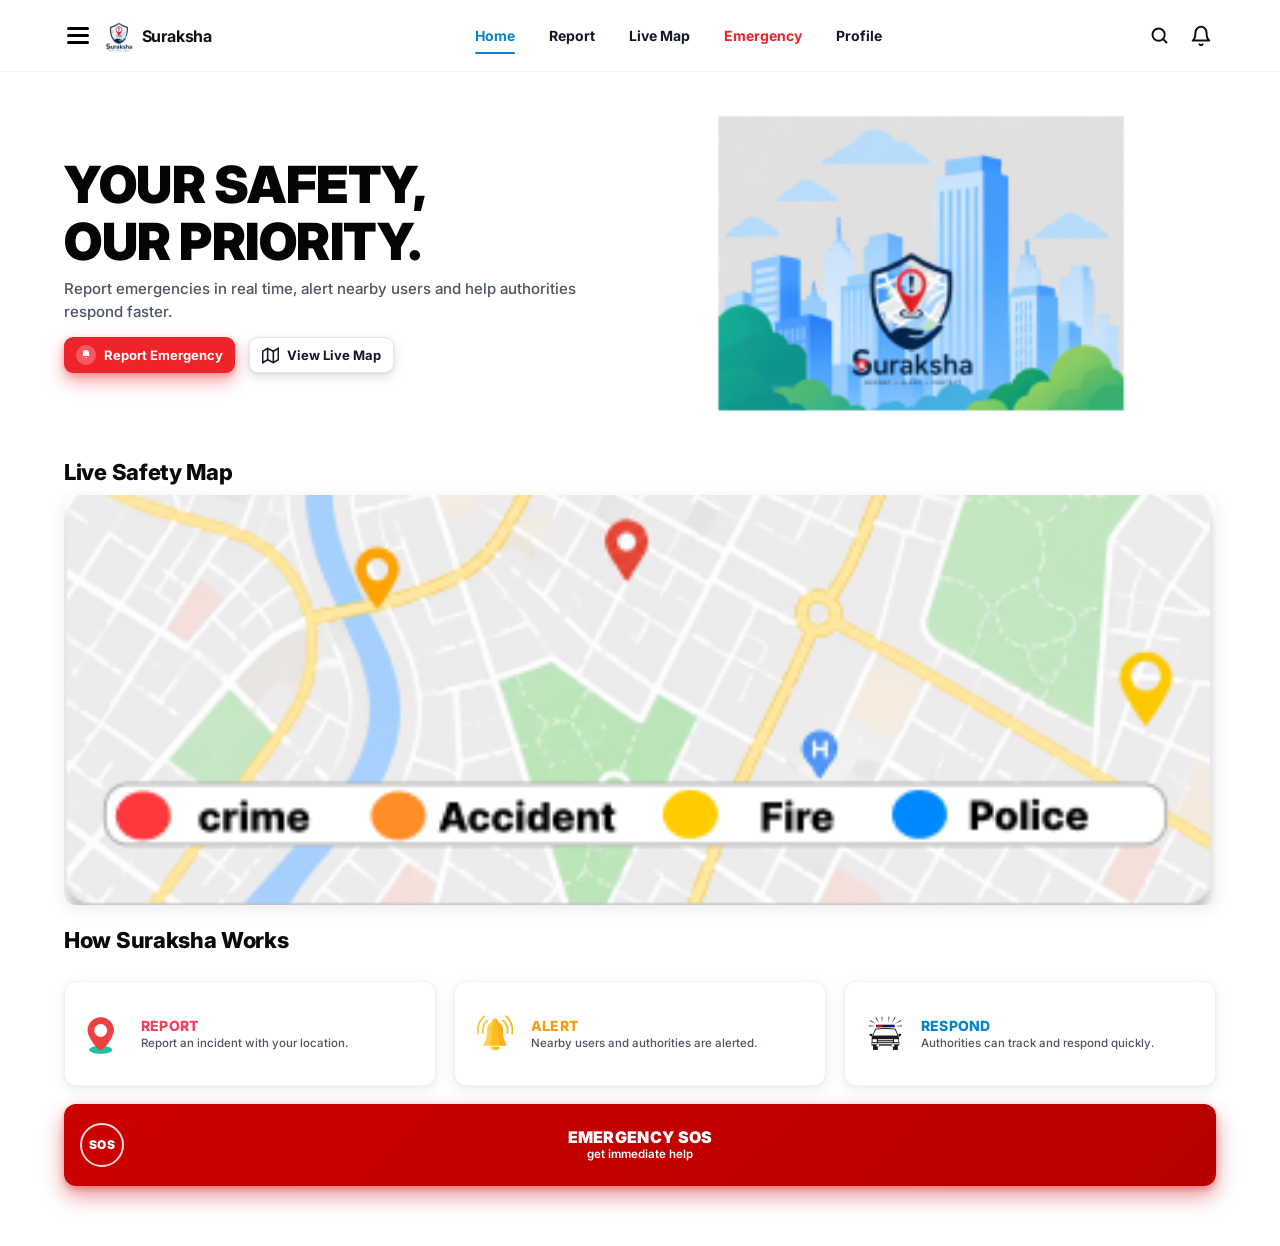
<file: Suraksha/HOME PAGE/index.html>
<!DOCTYPE html>
<html lang="en">
<head>
  <meta charset="UTF-8">
  <meta name="viewport" content="width=device-width, initial-scale=1.0">
  <title>Suraksha - Your Safety, Our Priority</title>
  <link rel="stylesheet" href="style.css">
</head>
<body>

  <div class="app-container">

    <!-- Header -->
    <header class="app-header">
      <div class="header-left">
        <button class="hamburger-btn" aria-label="Open menu">
          <span></span>
          <span></span>
          <span></span>
        </button>

        <div class="brand">
         <img src="../assets/logo.png" alt="Suraksha Logo" class="brand-logo">
          <span class="brand-name">Suraksha</span>
        </div>
      </div>

      <nav class="desktop-nav landing-desktop-nav" aria-label="Primary navigation">
        <a href="index.html" class="desktop-nav-item active">Home</a>
        <a href="../REPORT PAGE/index.html" class="desktop-nav-item">Report</a>
        <a href="../VIEW LIVE MAP PAGE/index.html" class="desktop-nav-item">Live Map</a>
        <a href="tel:112" class="desktop-nav-item emergency-link">Emergency</a>
        <a href="#profile" class="desktop-nav-item">Profile</a>
    </nav>

      <div class="header-right">

        <button class="icon-btn" aria-label="Search">
          <svg width="21" height="21" viewBox="0 0 24 24" fill="none" stroke="currentColor" stroke-width="2.2" stroke-linecap="round">
            <circle cx="11" cy="11" r="7"/>
            <line x1="20" y1="20" x2="16" y2="16"/>
          </svg>
        </button>

        <button class="icon-btn" aria-label="Notifications">
          <svg width="22" height="22" viewBox="0 0 24 24" fill="none" stroke="currentColor" stroke-width="2.2" stroke-linecap="round" stroke-linejoin="round">
            <path d="M18 8A6 6 0 0 0 6 8c0 7-3 9-3 9h18s-3-2-3-9"></path>
            <path d="M13.73 21a2 2 0 0 1-3.46 0"></path>
          </svg>
        </button>
      </div>
    </header>
<!-- Main Content -->
    <main class="main-content">

      <!-- Hero Section -->
      <section class="hero-section">
        <div class="hero-text-col">
          <h1 class="hero-title">YOUR SAFETY,<br>OUR PRIORITY.</h1>
          <p class="hero-subtitle">Report emergencies in real time, alert nearby users and help authorities respond faster.</p>

          <div class="hero-buttons">
            <a class="btn-emergency figma-btn-red-shadow" href="../REPORT PAGE/index.html">
              <span class="icon-circle">
                <svg width="12" height="12" viewBox="0 0 24 24" fill="currentColor">
                  <path d="M12 2a6 6 0 0 0-6 6v3.586l-.707.707A1 1 0 0 0 6 14h12a1 1 0 0 0 .707-1.707L18 11.586V8a6 6 0 0 0-6-6zm0 16a2 2 0 0 1-2-2h4a2 2 0 0 1-2 2z"/>
                </svg>
              </span>
              <span>Report Emergency</span>
            </a>

            <a href="../VIEW LIVE MAP PAGE/index.html" class="btn-view-map figma-btn-white-shadow">
              <svg width="17" height="17" viewBox="0 0 24 24" fill="none" stroke="currentColor" stroke-width="2.2" stroke-linecap="round">
                <polygon points="1 6 1 22 8 18 16 22 23 18 23 2 16 6 8 2 1 6"/>
                <line x1="8" y1="2" x2="8" y2="18"/>
                <line x1="16" y1="6" x2="16" y2="22"/>
              </svg>
              <span>View Live Map</span>
            </a>
          </div>
        </div>

        <div class="hero-image-col">
          <img src="../assets/hero-graphic.png" alt="City Skyline" class="hero-img">
        </div>
      </section>

      <!-- Live Safety Map Container -->
      <section class="map-section">
        <h2 class="section-title">Live Safety Map</h2>

        <div id="map-container" class="map-container figma-map-shadow">
          <img src="../assets/map-preview.png" alt="Map View" class="map-bg-img">
          
        </div>
      </section>

      <!-- How Suraksha Works -->
      <section class="workflow-section">
        <h2 class="section-title">How Suraksha Works</h2>

        <!-- Report -->
        <a href="../REPORT PAGE/index.html" class="info-card figma-card-shadow report-card-link" aria-label="Report an incident">
          <div class="card-icon">
           <img src="../assets/report-icon.png" alt="Report"> 
          </div>

          <div class="card-text">
            <h4 class="color-report">REPORT</h4>
            <p>Report an incident with your location.</p>
          </div>
        </a>

        <!-- Alert -->
        <div class="info-card figma-card-shadow">
          <div class="card-icon">
            <img src="../assets/alert-icon.png" alt="Alert">
          </div>

          <div class="card-text">
            <h4 class="color-alert">ALERT</h4>
            <p>Nearby users and authorities are alerted.</p>
          </div>
        </div>

        <!-- Respond -->
        <div class="info-card figma-card-shadow">
          <div class="card-icon">
            <img src="../assets/respond-icon.png" alt="Respond">
          </div>

          <div class="card-text">
            <h4 class="color-respond">RESPOND</h4>
            <p>Authorities can track and respond quickly.</p>
          </div>
        </div>

        <!-- SOS -->
        <a href="../SOS EMERGENCY PAGE/index.html" class="sos-card figma-sos-shadow" aria-label="Emergency SOS">
          <div class="sos-badge">SOS</div>

          <div class="sos-text">
            <h3>EMERGENCY SOS</h3>
            <p>get immediate help</p>
          </div>
        </a>

      </section>
    </main>

    <!-- Responsive navigation: bottom on mobile, hidden on desktop -->
    <nav class="bottom-nav" aria-label="Primary navigation">
        <a href="../REPORT PAGE/index.html" class="bottom-nav-item">
    <span class="nav-icon">
        <img src="../assets/nav-report.png" alt="Report">
    </span>
    <span>Report</span>
</a>

<a href="../VIEW LIVE MAP PAGE/index.html" class="bottom-nav-item">
    <span class="nav-icon">
        <img src="../assets/nav-map.png" alt="View Map">
    </span>
    <span>View Map</span>
</a>

<a href="index.html" class="bottom-nav-item active">
    <span class="nav-icon">
        <img src="../assets/nav-home.png" alt="Home">
    </span>
    <span>Home</span>
</a>

<a href="../REPORT PAGE/index.html" class="bottom-nav-item emergency">
    <span class="nav-icon">
        <img src="../assets/nav-emergency.png" alt="Emergency">
    </span>
    <span>Emergency</span>
</a>

<a href="#profile" class="bottom-nav-item profile-link">
    <span class="nav-icon">
        <img src="../assets/nav-profile.png" alt="Profile">
    </span>
    <span>Profile</span>
</a>
    </nav>

  </div>

</body>
</html>
</file>
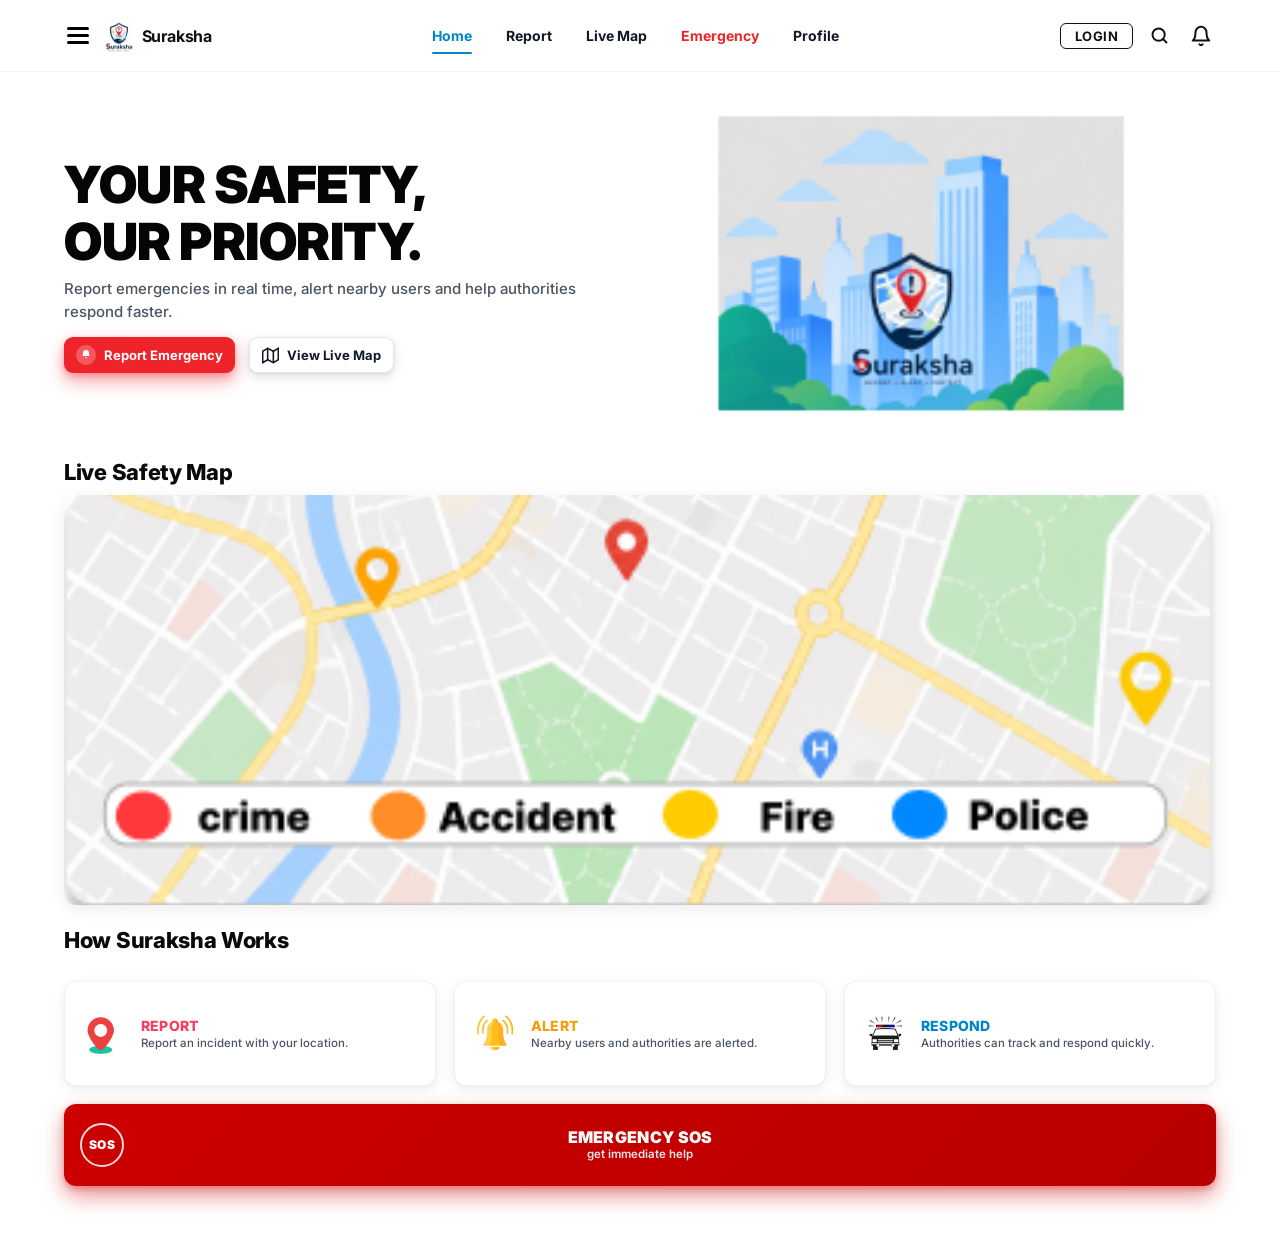
<file: Suraksha/LANDING PAGE/index.html>
<!DOCTYPE html>
<html lang="en">
<head>
  <meta charset="UTF-8">
  <meta name="viewport" content="width=device-width, initial-scale=1.0">
  <title>Suraksha - Your Safety, Our Priority</title>
  <link rel="stylesheet" href="style.css">
</head>
<body>

  <div class="app-container">

    <!-- Header -->
    <header class="app-header">
      <div class="header-left">
        <button class="hamburger-btn" aria-label="Open menu">
          <span></span>
          <span></span>
          <span></span>
        </button>

        <div class="brand">
         <img src="../assets/logo.png" alt="Suraksha Logo" class="brand-logo">
          <span class="brand-name">Suraksha</span>
        </div>
      </div>

      <nav class="desktop-nav landing-desktop-nav" aria-label="Primary navigation">
        <a href="index.html" class="desktop-nav-item active">Home</a>
        <a href="../LOGIN PAGE/index.html" class="desktop-nav-item">Report</a>
        <a href="../live-map/index.html" class="desktop-nav-item">Live Map</a>
        <a href="../LOGIN PAGE/index.html" class="desktop-nav-item emergency-link">Emergency</a>
        <a href="../LOGIN PAGE/index.html" class="desktop-nav-item">Profile</a>
    </nav>

      <div class="header-right">
        <a class="login-btn" href="../LOGIN PAGE/index.html">LOGIN</a>

        <button class="icon-btn" aria-label="Search">
          <svg width="21" height="21" viewBox="0 0 24 24" fill="none" stroke="currentColor" stroke-width="2.2" stroke-linecap="round">
            <circle cx="11" cy="11" r="7"/>
            <line x1="20" y1="20" x2="16" y2="16"/>
          </svg>
        </button>

        <button class="icon-btn" aria-label="Notifications">
          <svg width="22" height="22" viewBox="0 0 24 24" fill="none" stroke="currentColor" stroke-width="2.2" stroke-linecap="round" stroke-linejoin="round">
            <path d="M18 8A6 6 0 0 0 6 8c0 7-3 9-3 9h18s-3-2-3-9"></path>
            <path d="M13.73 21a2 2 0 0 1-3.46 0"></path>
          </svg>
        </button>
      </div>
    </header>
<!-- Main Content -->
    <main class="main-content">

      <!-- Hero Section -->
      <section class="hero-section">
        <div class="hero-text-col">
          <h1 class="hero-title">YOUR SAFETY,<br>OUR PRIORITY.</h1>
          <p class="hero-subtitle">Report emergencies in real time, alert nearby users and help authorities respond faster.</p>

          <div class="hero-buttons">
            <a class="btn-emergency figma-btn-red-shadow" href="../LOGIN PAGE/index.html">
              <span class="icon-circle">
                <svg width="12" height="12" viewBox="0 0 24 24" fill="currentColor">
                  <path d="M12 2a6 6 0 0 0-6 6v3.586l-.707.707A1 1 0 0 0 6 14h12a1 1 0 0 0 .707-1.707L18 11.586V8a6 6 0 0 0-6-6zm0 16a2 2 0 0 1-2-2h4a2 2 0 0 1-2 2z"/>
                </svg>
              </span>
              <span>Report Emergency</span>
            </a>

            <a href="../live-map/index.html" class="btn-view-map figma-btn-white-shadow">
              <svg width="17" height="17" viewBox="0 0 24 24" fill="none" stroke="currentColor" stroke-width="2.2" stroke-linecap="round">
                <polygon points="1 6 1 22 8 18 16 22 23 18 23 2 16 6 8 2 1 6"/>
                <line x1="8" y1="2" x2="8" y2="18"/>
                <line x1="16" y1="6" x2="16" y2="22"/>
              </svg>
              <span>View Live Map</span>
            </a>
          </div>
        </div>

        <div class="hero-image-col">
          <img src="../assets/hero-graphic.png" alt="City Skyline" class="hero-img">
        </div>
      </section>

      <!-- Live Safety Map Container -->
      <section class="map-section">
        <h2 class="section-title">Live Safety Map</h2>

        <div id="map-container" class="map-container figma-map-shadow">
          <img src="../assets/map-preview.png" alt="Map View" class="map-bg-img">
          
        </div>
      </section>

      <!-- How Suraksha Works -->
      <section class="workflow-section">
        <h2 class="section-title">How Suraksha Works</h2>

        <!-- Report -->
        <a href="../LOGIN PAGE/index.html" class="info-card figma-card-shadow">
          <div class="card-icon">
           <img src="../assets/report-icon.png" alt="Report"> 
          </div>

          <div class="card-text">
            <h4 class="color-report">REPORT</h4>
            <p>Report an incident with your location.</p>
          </div>
        </a>

        <!-- Alert -->
        <a href="../LOGIN PAGE/index.html" class="info-card figma-card-shadow">
          <div class="card-icon">
            <img src="../assets/alert-icon.png" alt="Alert">
          </div>

          <div class="card-text">
            <h4 class="color-alert">ALERT</h4>
            <p>Nearby users and authorities are alerted.</p>
          </div>
        </a>

        <!-- Respond -->
        <a href="../LOGIN PAGE/index.html" class="info-card figma-card-shadow">
          <div class="card-icon">
            <img src="../assets/respond-icon.png" alt="Respond">
          </div>

          <div class="card-text">
            <h4 class="color-respond">RESPOND</h4>
            <p>Authorities can track and respond quickly.</p>
          </div>
        </a>

        <!-- SOS -->
        <a href="../LOGIN PAGE/index.html" class="sos-card figma-sos-shadow">
          <div class="sos-badge">SOS</div>

          <div class="sos-text">
            <h3>EMERGENCY SOS</h3>
            <p>get immediate help</p>
          </div>
        </a>

      </section>
    </main>

    <!-- Responsive navigation: bottom on mobile, hidden on desktop -->
    <nav class="bottom-nav" aria-label="Primary navigation">
        <a href="../LOGIN PAGE/index.html" class="bottom-nav-item">
    <span class="nav-icon">
        <img src="../assets/nav-report.png" alt="Report">
    </span>
    <span>Report</span>
</a>

<a href="../live-map/index.html" class="bottom-nav-item">
    <span class="nav-icon">
        <img src="../assets/nav-map.png" alt="View Map">
    </span>
    <span>View Map</span>
</a>

<a href="index.html" class="bottom-nav-item active">
    <span class="nav-icon">
        <img src="../assets/nav-home.png" alt="Home">
    </span>
    <span>Home</span>
</a>

<a href="../LOGIN PAGE/index.html" class="bottom-nav-item emergency">
    <span class="nav-icon">
        <img src="../assets/nav-emergency.png" alt="Emergency">
    </span>
    <span>Emergency</span>
</a>

<a href="../LOGIN PAGE/index.html" class="bottom-nav-item">
    <span class="nav-icon">
        <img src="../assets/nav-profile.png" alt="Profile">
    </span>
    <span>Profile</span>
</a>
    </nav>

  </div>

</body>
</html>
</file>
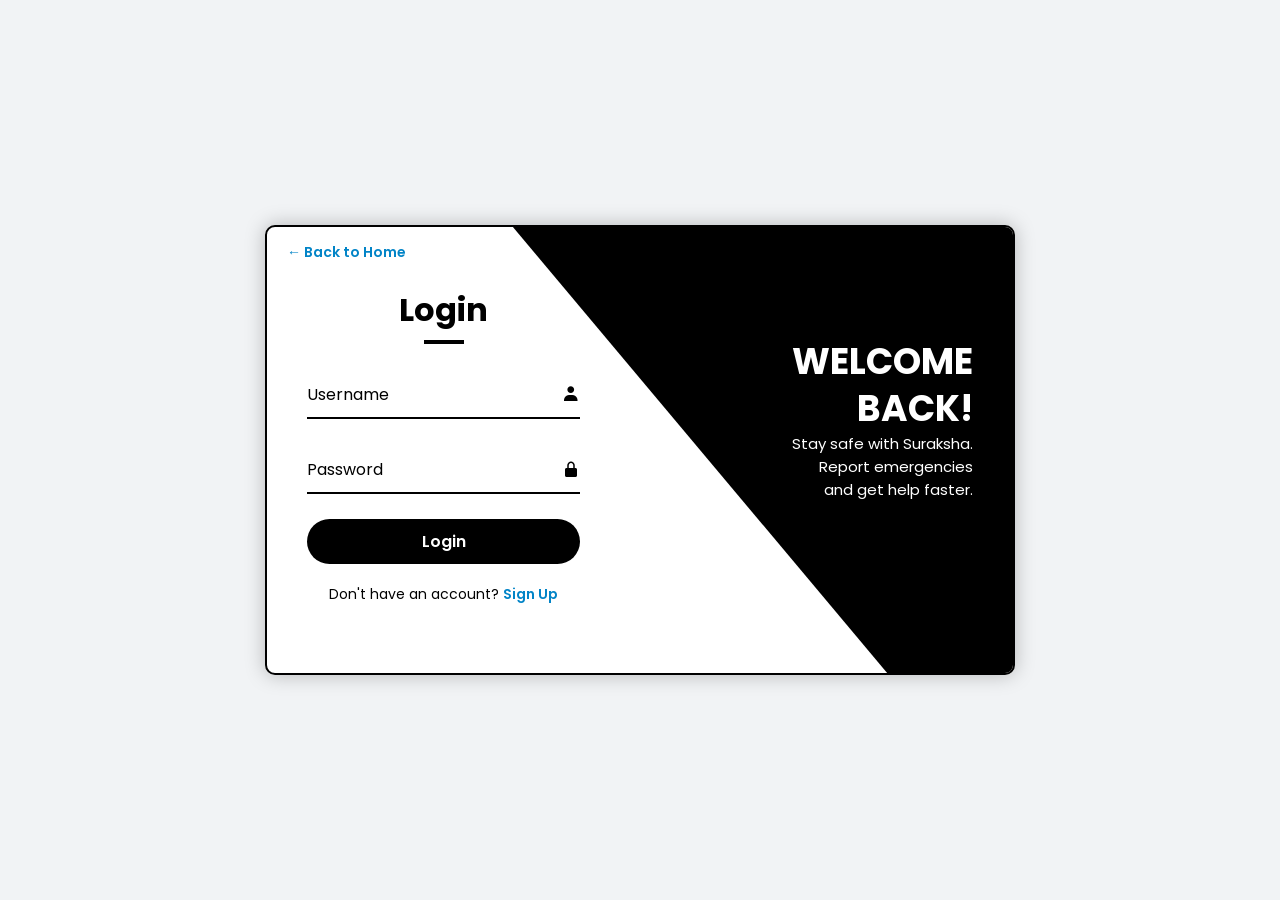
<file: Suraksha/LOGIN PAGE/index.html>
<!DOCTYPE html>
<html lang="en">
<head>
    <meta charset="UTF-8">
    <meta name="viewport" content="width=device-width, initial-scale=1.0">
    <title>Suraksha - Login</title>

    <!-- Boxicons -->
    <link href="https://unpkg.com/boxicons@2.1.4/css/boxicons.min.css" rel="stylesheet">

    <!-- Suraksha Login CSS -->
    <link rel="stylesheet" href="style.css">
</head>

<body>

    <div class="wrapper">
        
        <a href="../LANDING PAGE/index.html" class="back-home">← Back to Home</a>

        <span class="rotate-bg"></span>
        <span class="rotate-bg2"></span>

        <!-- LOGIN -->
        <div class="form-box login">
            <h2 class="title animation" style="--i:0; --j:21">Login</h2>

            <form action="#" method="post">

                <div class="input-box animation" style="--i:1; --j:22">
                    <input type="text" name="username" required>
                    <label>Username</label>
                    <i class="bx bxs-user"></i>
                </div>

                <div class="input-box animation" style="--i:2; --j:23">
                    <input type="password" name="password" required>
                    <label>Password</label>
                    <i class="bx bxs-lock-alt"></i>
                </div>

                <button type="submit" class="btn animation" style="--i:3; --j:24">
                    Login
                </button>

                <div class="linkTxt animation" style="--i:5; --j:25">
                    <p>Don't have an account?
                        <a href="#" class="register-link">Sign Up</a>
                    </p>
                </div>

            </form>
        </div>

        <div class="info-text login">
            <h2 class="animation" style="--i:0; --j:20">Welcome Back!</h2>
            <p class="animation" style="--i:1; --j:21">
                Stay safe with Suraksha. Report emergencies and get help faster.
            </p>
        </div>

        <!-- REGISTER -->
        <div class="form-box register">

            <h2 class="title animation" style="--i:17; --j:0">Sign Up</h2>

            <form action="#" method="post">

                <div class="input-box animation" style="--i:18; --j:1">
                    <input type="text" name="username" required>
                    <label>Username</label>
                    <i class="bx bxs-user"></i>
                </div>

                <div class="input-box animation" style="--i:19; --j:2">
                    <input type="email" name="email" required>
                    <label>Email</label>
                    <i class="bx bxs-envelope"></i>
                </div>

                <div class="input-box animation" style="--i:20; --j:3">
                    <input type="password" name="password" required>
                    <label>Password</label>
                    <i class="bx bxs-lock-alt"></i>
                </div>

                <button type="submit" class="btn animation" style="--i:21; --j:4">
                    Sign Up
                </button>

                <div class="linkTxt animation" style="--i:22; --j:5">
                    <p>Already have an account?
                        <a href="#" class="login-link">Login</a>
                    </p>
                </div>

            </form>
        </div>

        <div class="info-text register">
            <h2 class="animation" style="--i:17; --j:0">Join Suraksha</h2>
            <p class="animation" style="--i:18; --j:1">
                Create your account and help make your community safer.
            </p>
        </div>

    </div>

    <script src="script.js"></script>
</body>
</html>
</file>
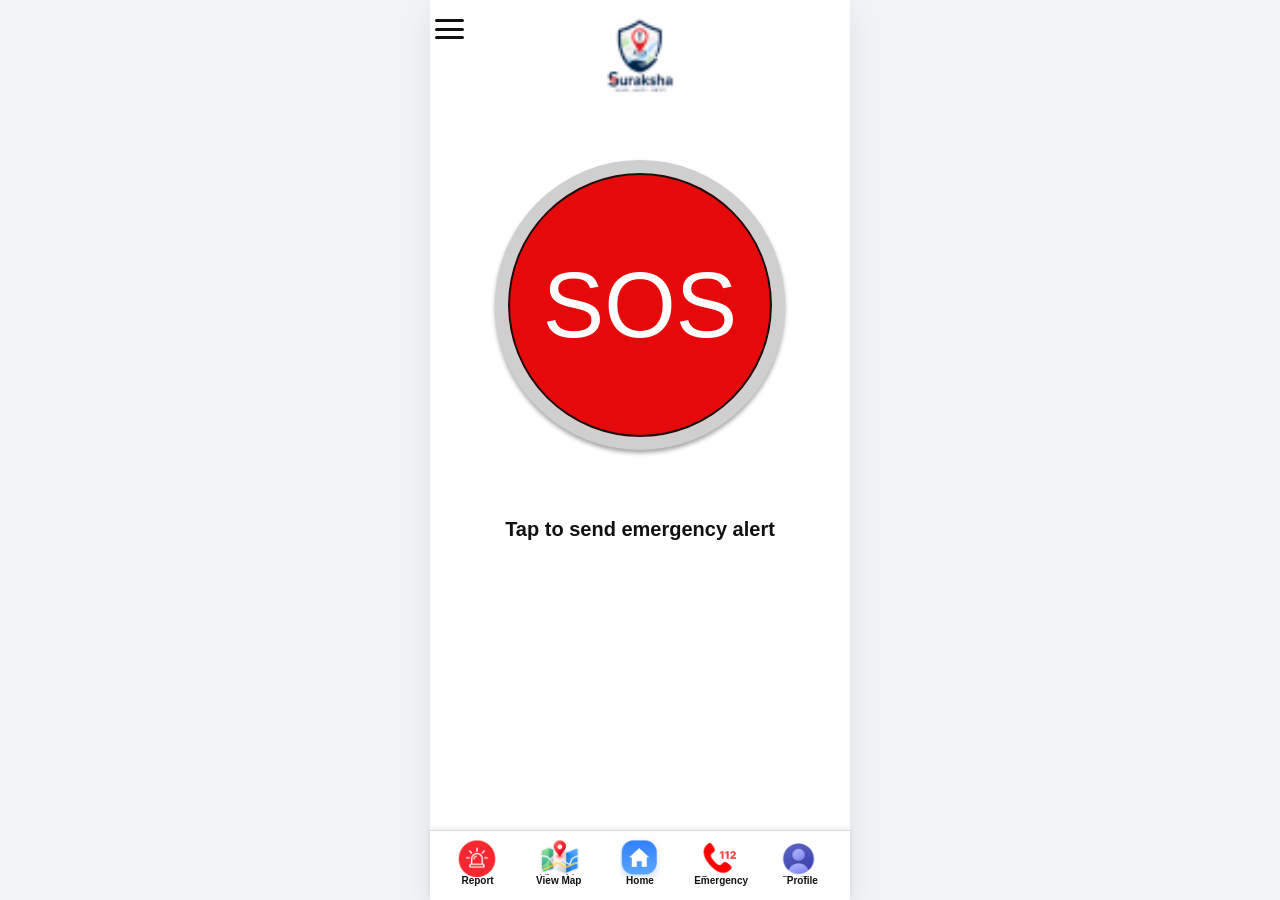
<file: Suraksha/SOS EMERGENCY PAGE/index.html>
<!DOCTYPE html>
<html lang="en">
<head>
  <meta charset="UTF-8">
  <meta name="viewport" content="width=device-width, initial-scale=1.0">
  <title>Suraksha - Emergency SOS</title>
  <link rel="stylesheet" href="style.css">
</head>
<body>
  <div class="app-container">

    <header class="app-header">
      <button class="hamburger-btn" aria-label="Open menu">
        <span></span><span></span><span></span>
      </button>

      <a class="brand" href="../HOME PAGE/index.html" aria-label="Suraksha Home">
        <img src="../assets/logo.png" alt="Suraksha Logo">
      </a>
    </header>

    <main class="sos-main">
      <button type="button" class="sos-button" id="sosButton" aria-label="Double click to send emergency alert">
        <span>SOS</span>
      </button>

      <p class="sos-instruction">Tap to send emergency alert</p>
    </main>

    <div class="success-modal" id="successModal" aria-hidden="true">
      <div class="modal-backdrop"></div>
      <div class="modal-card" role="dialog" aria-modal="true" aria-labelledby="helpTitle">
        <div class="check-icon">✓</div>
        <h2 id="helpTitle">Help is on the way!</h2>
        <p>Your emergency alert has been activated.</p>
        <button type="button" id="closeModal">OK</button>
      </div>
    </div>

    <nav class="bottom-nav" aria-label="Primary navigation">
      <a href="../REPORT PAGE/index.html" class="bottom-nav-item">
        <span class="nav-icon"><img src="../assets/nav-report.png" alt="Report"></span>
        <span>Report</span>
      </a>

      <a href="../VIEW LIVE MAP PAGE/index.html" class="bottom-nav-item">
        <span class="nav-icon"><img src="../assets/nav-map.png" alt="View Map"></span>
        <span>View Map</span>
      </a>

      <a href="../HOME PAGE/index.html" class="bottom-nav-item">
        <span class="nav-icon"><img src="../assets/nav-home.png" alt="Home"></span>
        <span>Home</span>
      </a>

      <a href="tel:112" class="bottom-nav-item emergency">
        <span class="nav-icon"><img src="../assets/nav-emergency.png" alt="Emergency"></span>
        <span>Emergency</span>
      </a>

      <a href="#" class="bottom-nav-item" id="profileLink">
        <span class="nav-icon"><img src="../assets/nav-profile.png" alt="Profile"></span>
        <span>Profile</span>
      </a>
    </nav>

  </div>

  <script src="script.js"></script>
</body>
</html>
</file>
<file: Suraksha/HOME PAGE/style.css>
@import url('https://fonts.googleapis.com/css2?family=Inter:wght@400;500;600;700;800;900&display=swap');

* {
  box-sizing: border-box;
  margin: 0;
  padding: 0;
  -webkit-tap-highlight-color: transparent;
}

body {
  font-family: 'Inter', -apple-system, BlinkMacSystemFont, 'Segoe UI', Roboto, sans-serif;
  background-color: #f1f3f5;
  color: #111827;
  display: flex;
  justify-content: center;
  align-items: flex-start;
  min-height: 100vh;
}

.app-container {
  width: 100%;
  max-width: 420px;
  min-height: 100vh;
  background-color: #ffffff;
  position: relative;
  box-shadow: 0 10px 30px rgba(0, 0, 0, 0.08);
  display: flex;
  flex-direction: column;
}

.figma-btn-red-shadow {
  box-shadow: 0 8px 18px rgba(239, 35, 42, 0.42), 0 3px 6px rgba(239, 35, 42, 0.25);
}

.figma-btn-white-shadow {
  box-shadow: 0 4px 12px rgba(0, 0, 0, 0.12), 0 1px 3px rgba(0, 0, 0, 0.08);
}

.figma-card-shadow {
  box-shadow: 0 4px 14px rgba(0, 0, 0, 0.07), 0 1px 3px rgba(0, 0, 0, 0.04);
}

.figma-sos-shadow {
  box-shadow: 0 10px 22px rgba(204, 0, 0, 0.42), 0 3px 6px rgba(204, 0, 0, 0.28);
}

.figma-map-shadow {
  box-shadow: 0 4px 16px rgba(0, 0, 0, 0.08);
}

.figma-legend-shadow {
  box-shadow: 0 3px 10px rgba(0, 0, 0, 0.15);
}

.app-header {
  position: sticky;
  top: 0;
  z-index: 40;
  background: #ffffff;
  padding: 12px 16px;
  display: flex;
  align-items: center;
  justify-content: space-between;
  border-bottom: 1px solid #f3f4f6;
}

.header-left {
  display: flex;
  align-items: center;
  gap: 12px;
}

.hamburger-btn {
  background: none;
  border: none;
  cursor: pointer;
  display: flex;
  flex-direction: column;
  justify-content: center;
  gap: 4.5px;
  width: 24px;
  height: 24px;
}

.hamburger-btn span {
  display: block;
  height: 3px;
  background-color: #000;
  border-radius: 2px;
}

.hamburger-btn span:nth-child(1) { width: 22px; }
.hamburger-btn span:nth-child(2) { width: 22px; }
.hamburger-btn span:nth-child(3) { width: 16px; }

.brand {
  display: flex;
  align-items: center;
  gap: 8px;
}

.brand-logo {
  height: 34px;
  width: auto;
}

.brand-name {
  font-size: 16px;
  font-weight: 700;
  color: #111;
  letter-spacing: -0.2px;
}

.header-right {
  display: flex;
  align-items: center;
  gap: 12px;
}

.login-btn {
  border: 1.5px solid #111;
  border-radius: 6px;
  padding: 4px 14px;
  font-size: 13px;
  font-weight: 700;
  color: #111;
  background: transparent;
  cursor: pointer;
  letter-spacing: 0.5px;
}

.icon-btn {
  background: none;
  border: none;
  cursor: pointer;
  display: flex;
  align-items: center;
  justify-content: center;
  color: #111;
  padding: 4px;
}

.main-content {
  flex: 1;
  overflow-y: auto;
  padding: 18px 16px 90px 16px;
}

.hero-section {
  display: flex;
  gap: 12px;
  align-items: flex-start;
  margin-bottom: 22px;
}

.hero-text-col {
  flex: 1;
}

.hero-title {
  font-size: 24px;
  font-weight: 900;
  line-height: 1.12;
  letter-spacing: -0.5px;
  color: #050505;
  text-transform: uppercase;
  margin-bottom: 6px;
}

.hero-subtitle {
  font-size: 11px;
  font-weight: 500;
  line-height: 1.35;
  color: #4b5563;
  margin-bottom: 14px;
}

.hero-buttons {
  display: flex;
  flex-direction: column;
  gap: 10px;
}

.btn-emergency {
  display: flex;
  align-items: center;
  justify-content: center;
  gap: 8px;
  background-color: #ef232a;
  color: #ffffff;
  font-size: 13px;
  font-weight: 700;
  padding: 8px 12px;
  border-radius: 9px;
  border: none;
  cursor: pointer;
}

.btn-emergency .icon-circle {
  width: 20px;
  height: 20px;
  background: rgba(255, 255, 255, 0.25);
  border-radius: 50%;
  display: flex;
  align-items: center;
  justify-content: center;
}

.btn-view-map {
  display: flex;
  align-items: center;
  justify-content: center;
  gap: 8px;
  background-color: #ffffff;
  color: #111827;
  font-size: 13px;
  font-weight: 700;
  padding: 8px 12px;
  border-radius: 9px;
  border: 1px solid #e5e7eb;
  cursor: pointer;
}

.hero-image-col {
  width: 145px;
  flex-shrink: 0;
}

.hero-img {
  width: 100%;
  border-radius: 6px;
  display: block;
}

.section-title {
  font-size: 17px;
  font-weight: 800;
  color: #0a0a0a;
  letter-spacing: -0.3px;
  margin-bottom: 10px;
}

.map-section {
  margin-bottom: 22px;
}

.map-container {
  position: relative;
  width: 100%;
  border-radius: 12px;
  overflow: hidden;
  user-select: none;
}

.map-bg-img {
  width: 100%;
  display: block;
}

.map-legend {
  position: absolute;
  bottom: 10px;
  left: 12px;
  right: 12px;
  background: rgba(255, 255, 255, 0.94);
  backdrop-filter: blur(4px);
  border-radius: 20px;
  padding: 5px 12px;
  display: flex;
  align-items: center;
  justify-content: space-between;
}

.legend-item {
  display: flex;
  align-items: center;
  gap: 5px;
  font-size: 11px;
  font-weight: 700;
  color: #1f2937;
}

.dot {
  width: 9px;
  height: 9px;
  border-radius: 50%;
  display: inline-block;
}

.dot.crime { background-color: #ef4444; }
.dot.accident { background-color: #f97316; }
.dot.fire { background-color: #eab308; }
.dot.police { background-color: #0284c7; }

.workflow-section {
  display: flex;
  flex-direction: column;
  gap: 12px;
}

.info-card {
  background: #ffffff;
  border: 1px solid #f1f2f4;
  border-radius: 12px;
  padding: 12px 14px;
  display: flex;
  align-items: center;
  gap: 14px;
}

.card-icon {
  width: 44px;
  height: 44px;
  flex-shrink: 0;
  display: flex;
  align-items: center;
  justify-content: center;
}

.card-text h4 {
  font-size: 14px;
  font-weight: 800;
  letter-spacing: 0.2px;
  margin-bottom: 2px;
}

.card-text p {
  font-size: 11.5px;
  font-weight: 500;
  color: #4b5563;
}

.color-report { color: #f43f5e; }
.color-alert { color: #f59e0b; }
.color-respond { color: #0284c7; }

.sos-card {
  background: linear-gradient(135deg, #cc0000 0%, #b80000 100%);
  border-radius: 12px;
  padding: 12px 16px;
  display: flex;
  align-items: center;
  gap: 14px;
  color: #ffffff;
  cursor: pointer;
}

.sos-badge {
  width: 44px;
  height: 44px;
  border-radius: 50%;
  border: 2px solid rgba(255, 255, 255, 0.85);
  display: flex;
  align-items: center;
  justify-content: center;
  font-size: 12px;
  font-weight: 900;
  letter-spacing: 0.5px;
  flex-shrink: 0;
}

.sos-text h3 {
  font-size: 16px;
  font-weight: 900;
  letter-spacing: 0.3px;
  text-transform: uppercase;
  line-height: 1.1;
}

.sos-text p {
  font-size: 11.5px;
  font-weight: 600;
  color: rgba(255, 255, 255, 0.9);
}

.bottom-nav {
  position: fixed;
  bottom: 0;
  left: 50%;
  transform: translateX(-50%);
  width: 100%;
  max-width: 420px;
  background: #ffffff;
  border-top: 1px solid #e5e7eb;
  padding: 8px 10px 10px 10px;
  display: flex;
  align-items: center;
  justify-content: space-around;
  z-index: 50;
}

.nav-item {
  display: flex;
  flex-direction: column;
  align-items: center;
  gap: 3px;
  font-size: 10px;
  font-weight: 600;
  color: #111;
  text-decoration: none;
}

.nav-item.active {
  color: #0284c7;
}

.nav-icon {
  width: 26px;
  height: 26px;
  display: flex;
  align-items: center;
  justify-content: center;
}


/* ===== Responsive desktop layout ===== */

.desktop-nav {
  display: none;
}

@media (min-width: 768px) {
  .app-container {
    width: 100%;
    max-width: none;
    margin: 0;
  }

  .hamburger-btn {
    display: none;
  }

  .desktop-nav {
    display: flex;
    justify-content: flex-end;
    align-items: center;
    min-height: 54px;
    padding: 0 32px;
    background: #fff;
    border-bottom: 1px solid #f3f4f6;
  }

  .desktop-nav-links {
    display: flex;
    align-items: center;
    gap: 28px;
  }

  .desktop-nav-item {
    position: relative;
    padding: 17px 0;
    color: #111827;
    text-decoration: none;
    font-size: 14px;
    font-weight: 700;
  }

  .desktop-nav-item:hover,
  .desktop-nav-item.active {
    color: #0284c7;
  }

  .desktop-nav-item.active::after {
    content: "";
    position: absolute;
    left: 0;
    right: 0;
    bottom: 8px;
    height: 2px;
    border-radius: 2px;
    background: #0284c7;
  }

  .desktop-nav-item.emergency-link {
    color: #ef232a;
  }

  .main-content {
    padding: 42px 42px 60px;
    overflow-y: visible;
  }

  .hero-section {
    gap: 50px;
    align-items: center;
    margin-bottom: 44px;
  }

  .hero-title {
    font-size: clamp(34px, 4vw, 52px);
  }

  .hero-subtitle {
    max-width: 570px;
    font-size: 15px;
    line-height: 1.55;
  }

  .hero-buttons {
    flex-direction: row;
    gap: 14px;
  }

  .hero-image-col {
    width: min(38%, 390px);
  }

  .section-title {
    font-size: 22px;
  }

  .map-container,
  .map-bg-img {
    min-height: 330px;
  }

  .map-bg-img {
    object-fit: cover;
  }

  .map-legend {
    left: 24px;
    right: auto;
    bottom: 20px;
    max-width: 520px;
    padding: 8px 18px;
    gap: 22px;
  }

  .workflow-section {
    display: grid;
    grid-template-columns: repeat(3, 1fr);
    gap: 18px;
  }

  .workflow-section > .section-title {
    grid-column: 1 / -1;
  }

  .info-card {
    min-height: 105px;
    padding: 18px;
  }

  .sos-card {
    grid-column: 1 / -1;
    min-height: 82px;
  }

  .bottom-nav {
    display: none;
  }
}

@media (min-width: 1100px) {
  .app-container {
    width: 100%;
    max-width: none;
  }

  .app-header,
  .desktop-nav {
    padding-left: 64px;
    padding-right: 64px;
  }

  .main-content {
    padding-left: 64px;
    padding-right: 64px;
  }

  .hero-section {
    gap: 80px;
  }

  .hero-image-col {
    width: 420px;
  }
}

/* Landing page: pre-login */
.login-btn {
  text-decoration: none;
  display: inline-flex;
  align-items: center;
  justify-content: center;
}

.hero-buttons a {
  text-decoration: none;
}

.hero-buttons .btn-map,
.hero-buttons .btn-emergency {
  display: inline-flex;
  align-items: center;
  justify-content: center;
}

/* =========================================================
   LANDING RESPONSIVE NAVIGATION
   Phone = bottom tab | Large screen = top navigation
   ========================================================= */
.bottom-nav { display: flex; }
.bottom-nav-item { text-decoration: none; color: inherit; }
.landing-desktop-nav { display: none; }

@media (max-width: 767px) {
  body { padding-bottom: 78px; }
  .bottom-nav {
    position: fixed;
    left: 0;
    right: 0;
    bottom: 0;
    z-index: 1000;
  }
  .landing-desktop-nav { display: none !important; }
}

@media (min-width: 768px) {
  .bottom-nav { display: none !important; }
  .landing-desktop-nav {
    display: flex;
    align-items: center;
    justify-content: center;
    gap: 28px;
    width: min(1100px, calc(100% - 48px));
    margin: 12px auto 0;
  }
  .landing-desktop-nav .desktop-nav-item { text-decoration: none; }
  body { padding-bottom: 0; }
}

/* =========================================================
   LANDING DESKTOP HERO
   Keep the illustration on the right and the content on the left.
   ========================================================= */
.hamburger-btn {
  display: flex;
  align-items: center;
  justify-content: center;
  flex-direction: column;
  gap: 5px;
  width: 40px;
  height: 40px;
  padding: 0;
  border: 0;
  background: transparent;
  cursor: pointer;
  flex: 0 0 auto;
}

.hamburger-btn span {
  display: block;
  width: 24px;
  height: 3px;
  border-radius: 3px;
  background: #111;
}

@media (min-width: 768px) {
  .header,
  header {
    position: relative;
  }

  .hamburger-btn {
    position: absolute;
    left: 18px;
    top: 50%;
    transform: translateY(-50%);
    z-index: 20;
  }

  .hero-section {
    display: grid !important;
    grid-template-columns: minmax(0, 1fr) minmax(280px, 420px) !important;
    align-items: center;
    column-gap: 36px;
    text-align: left;
  }

  .hero-content {
    text-align: left;
  }

  .hero-image,
  .hero-visual,
  .hero-illustration {
    justify-self: end;
    align-self: center;
    display: block;
  }

  .hero-image img,
  .hero-visual img,
  .hero-illustration img {
    display: block;
    max-width: 100%;
    height: auto;
  }

  .hero-buttons {
    justify-content: flex-start !important;
  }
}

@media (min-width: 1100px) {
  .hero-section {
    grid-template-columns: minmax(0, 1fr) minmax(360px, 500px) !important;
    column-gap: 60px;
  }
}

/* FINAL RESPONSIVE HEADER / NAV FIX */
.hamburger-btn {
  width: 28px;
  height: 28px;
  gap: 4px;
  padding: 0;
}
.hamburger-btn span,
.hamburger-btn span:nth-child(1),
.hamburger-btn span:nth-child(2),
.hamburger-btn span:nth-child(3) {
  width: 22px;
  height: 3px;
  background-color: #000;
  border-radius: 2px;
  display: block;
}
.login-btn { text-decoration: none; }

/* Mobile: bottom bar stays at the bottom. */
.bottom-nav-item {
  display: flex;
  flex-direction: column;
  align-items: center;
  justify-content: center;
  gap: 3px;
  min-width: 52px;
  color: #111;
  text-decoration: none;
  font-size: 10px;
  font-weight: 600;
}
.bottom-nav-item.active { color: #0284c7; }

@media (min-width: 768px) {
  /* One single header row: hamburger + brand | nav | login/search/bell */
  .app-header {
    display: grid;
    grid-template-columns: auto minmax(0, 1fr) auto;
    align-items: center;
    min-height: 72px;
    padding: 0 32px;
    gap: 24px;
  }

  .hamburger-btn {
    display: flex !important;
    position: static !important;
    transform: none !important;
    margin: 0;
  }

  .landing-desktop-nav {
    display: flex !important;
    align-items: center;
    justify-content: center;
    gap: 30px;
    min-height: 0;
    width: auto;
    margin: 0;
    padding: 0;
    background: transparent;
    border: 0;
  }

  .landing-desktop-nav .desktop-nav-item {
    padding: 10px 0;
    font-size: 14px;
    white-space: nowrap;
  }

  .landing-desktop-nav .desktop-nav-item.active::after { bottom: 0; }

  .header-right {
    gap: 12px;
    justify-content: flex-end;
  }

  .bottom-nav { display: none !important; }
  .main-content { padding-top: 42px; }
}

@media (max-width: 767px) {
  .landing-desktop-nav { display: none !important; }
  .bottom-nav { display: flex !important; }
  .main-content { padding-bottom: 90px; }
}

@media (min-width: 1100px) {
  .app-header {
    padding-left: 64px;
    padding-right: 64px;
    gap: 32px;
  }
  .landing-desktop-nav { gap: 34px; }
}


/* FINAL RESPONSIVE FIXES */
html, body { width:100%; max-width:100%; overflow-x:hidden; }
.bottom-nav { box-sizing:border-box; left:0; right:0; transform:none; width:100%; max-width:420px; margin:0 auto; }
@media (max-width:767px) {
  .app-container { width:100%; max-width:420px; min-height:100vh; }
  .main-content { padding-bottom:100px; }
  .bottom-nav { position:fixed; left:0; right:0; bottom:0; width:min(100%,420px); max-width:420px; padding:8px 8px 10px; }
  .bottom-nav-item { flex:1 1 0; min-width:0; }
}
@media (min-width:768px) {
  .app-container { width:100%; max-width:none; }
  .app-header { display:grid; grid-template-columns:auto minmax(0,1fr) auto; align-items:center; min-height:72px; padding:0 32px; gap:24px; }
  .hamburger-btn { display:flex !important; position:static !important; transform:none !important; width:28px; height:28px; margin:0; }
  .landing-desktop-nav { display:flex !important; align-items:center; justify-content:center; gap:30px; width:auto; margin:0; padding:0; min-height:0; background:transparent; border:0; }
  .landing-desktop-nav .desktop-nav-item { padding:10px 0; font-size:14px; white-space:nowrap; }
  .header-right { display:flex; align-items:center; justify-content:flex-end; gap:12px; }
  .bottom-nav { display:none !important; }
}
@media (min-width:1100px) { .app-header { padding-left:64px; padding-right:64px; gap:32px; } .landing-desktop-nav { gap:34px; } }

/* =========================================
   RESPONSIVE HERO IMAGE + MAP
   ========================================= */

/* Hero image */
.hero-image-col {
    width: clamp(180px, 25vw, 420px);
    flex-shrink: 0;
}

.hero-img {
    width: 100%;
    height: auto;
    display: block;
    object-fit: contain;
}


/* Responsive Map */
.map-container {
    width: 100%;
    height: clamp(220px, 28vw, 420px);
    overflow: hidden;
    border-radius: 12px;
}

.map-bg-img {
    width: 100%;
    height: 100%;
    display: block;
    object-fit: cover;
}


/* Desktop */
@media (min-width: 768px) {

    .hero-image-col {
        width: clamp(280px, 30vw, 420px);
    }

    .map-container {
        height: clamp(300px, 30vw, 500px);
    }

    .map-bg-img {
        width: 100%;
        height: 100%;
        object-fit: cover;
    }
}


/* Large desktop */
@media (min-width: 1200px) {

    .hero-image-col {
        width: clamp(320px, 32vw, 500px);
    }

    .map-container {
        height: clamp(350px, 32vw, 550px);
    }
}
/* Make hero illustration scale with desktop screen */
@media (min-width: 768px) {
    .hero-img {
        width: clamp(250px, 30vw, 500px) !important;
        max-width: none !important;
        height: auto !important;
    }

    .hero-image-col {
        width: auto !important;
    }
}
@media (min-width: 768px) {
    .map-container {
        height: 30vw !important;
        min-height: 300px;
        max-height: 550px;
    }

    .map-bg-img {
        width: 100% !important;
        height: 100% !important;
        object-fit: cover !important;
    }
}
/* =========================================
   HERO IMAGE - DESKTOP BALANCED SIZE
   ========================================= */

@media (min-width: 768px) {
    .hero-image-col {
        width: clamp(320px, 28vw, 520px) !important;
        flex-shrink: 0;
    }

    .hero-img {
        width: 100% !important;
        max-width: 520px !important;
        height: auto !important;
        display: block;
        object-fit: contain;
    }
}

@media (min-width: 1200px) {
    .hero-image-col {
        width: clamp(380px, 30vw, 560px) !important;
    }

    .hero-img {
        max-width: 560px !important;
    }
}
/* HERO IMAGE - RESPONSIVE BREAKPOINTS */

/* Phone + normal screens */
.hero-image-col {
    width: 145px;
}

.hero-img {
    width: 100%;
    height: auto;
}


/* Large desktop */
@media (min-width: 1200px) {
    .hero-image-col {
        width: 400px;
    }
}


/* Extra large desktop */
@media (min-width: 1600px) {
    .hero-image-col {
        width: 450px;
    }
}


/* =========================================================
   FINAL LANDING ASSET / RESPONSIVE FIX
   ========================================================= */

/* Phone: keep the reference proportions */
.hero-image-col {
  width: 145px;
  flex: 0 0 145px;
}

.hero-img {
  width: 100%;
  height: auto;
  display: block;
  object-fit: contain;
}

.map-container {
  width: 100%;
  overflow: hidden;
  border-radius: 12px;
}

.map-bg-img {
  width: 100%;
  height: auto;
  display: block;
  object-fit: cover;
}

/* Desktop: image grows only when there is enough room */
@media (min-width: 768px) {
  .hero-section {
    grid-template-columns: minmax(0, 1fr) minmax(280px, 420px) !important;
    column-gap: 36px;
  }

  .hero-image-col {
    width: clamp(280px, 30vw, 420px) !important;
    flex: 0 0 auto;
  }

  .hero-img {
    width: 100% !important;
    max-width: 420px !important;
    height: auto !important;
  }

  .map-container {
    height: clamp(300px, 30vw, 500px) !important;
  }

  .map-bg-img {
    width: 100% !important;
    height: 100% !important;
    object-fit: cover !important;
  }
}

/* Large desktop: allow a bigger hero image */
@media (min-width: 1200px) {
  .hero-section {
    grid-template-columns: minmax(0, 1fr) minmax(360px, 500px) !important;
    column-gap: 60px;
  }

  .hero-image-col {
    width: clamp(360px, 32vw, 500px) !important;
  }

  .hero-img {
    max-width: 500px !important;
  }

  .map-container {
    height: clamp(350px, 32vw, 550px) !important;
  }
}

/* Extra-large desktop */
@media (min-width: 1600px) {
  .hero-image-col {
    width: 500px !important;
  }

  .hero-img {
    max-width: 500px !important;
  }
}

/* Keep hamburger visible on desktop as requested */
@media (min-width: 768px) {
  .hamburger-btn {
    display: flex !important;
    position: static !important;
    transform: none !important;
  }
}
@media (max-width: 767px) {
    .app-container {
        position: relative;
        overflow: hidden;
    }

    .bottom-nav {
        position: absolute !important;
        left: 0 !important;
        right: 0 !important;
        bottom: 0 !important;
        width: 100% !important;
        max-width: none !important;
        margin: 0 !important;
        transform: none !important;
    }
}

/* Home page: SOS remains visually identical while acting as a link. */
.sos-card {
  text-decoration: none;
}


/* Report card in How Suraksha Works uses the same action as Report Emergency */
.report-card-link {
  text-decoration: none;
  color: inherit;
  cursor: pointer;
}


/* =========================================================
   HOME PAGE - SOS DESKTOP TEXT CENTER
   SOS is non-functional for now.
   ========================================================= */
@media (min-width: 768px) {
  .sos-card {
    position: relative;
    justify-content: center;
  }

  .sos-text {
    text-align: center;
  }

  .sos-badge {
    position: absolute;
    left: 16px;
  }
}

/* Keep Home SOS card visually unchanged while making it a link. */
.sos-card {
  text-decoration: none;
  color: inherit;
}

/* SOS text/icon text must remain white */
.sos-card .sos-text,
.sos-card .sos-text h3,
.sos-card .sos-text p,
.sos-card .sos-badge {
    color: #fff !important;
}
</file>
<file: Suraksha/LANDING PAGE/style.css>
@import url('https://fonts.googleapis.com/css2?family=Inter:wght@400;500;600;700;800;900&display=swap');

* {
  box-sizing: border-box;
  margin: 0;
  padding: 0;
  -webkit-tap-highlight-color: transparent;
}

body {
  font-family: 'Inter', -apple-system, BlinkMacSystemFont, 'Segoe UI', Roboto, sans-serif;
  background-color: #f1f3f5;
  color: #111827;
  display: flex;
  justify-content: center;
  align-items: flex-start;
  min-height: 100vh;
}

.app-container {
  width: 100%;
  max-width: 420px;
  min-height: 100vh;
  background-color: #ffffff;
  position: relative;
  box-shadow: 0 10px 30px rgba(0, 0, 0, 0.08);
  display: flex;
  flex-direction: column;
}

.figma-btn-red-shadow {
  box-shadow: 0 8px 18px rgba(239, 35, 42, 0.42), 0 3px 6px rgba(239, 35, 42, 0.25);
}

.figma-btn-white-shadow {
  box-shadow: 0 4px 12px rgba(0, 0, 0, 0.12), 0 1px 3px rgba(0, 0, 0, 0.08);
}

.figma-card-shadow {
  box-shadow: 0 4px 14px rgba(0, 0, 0, 0.07), 0 1px 3px rgba(0, 0, 0, 0.04);
}

.figma-sos-shadow {
  box-shadow: 0 10px 22px rgba(204, 0, 0, 0.42), 0 3px 6px rgba(204, 0, 0, 0.28);
}

.figma-map-shadow {
  box-shadow: 0 4px 16px rgba(0, 0, 0, 0.08);
}

.figma-legend-shadow {
  box-shadow: 0 3px 10px rgba(0, 0, 0, 0.15);
}

.app-header {
  position: sticky;
  top: 0;
  z-index: 40;
  background: #ffffff;
  padding: 12px 16px;
  display: flex;
  align-items: center;
  justify-content: space-between;
  border-bottom: 1px solid #f3f4f6;
}

.header-left {
  display: flex;
  align-items: center;
  gap: 12px;
}

.hamburger-btn {
  background: none;
  border: none;
  cursor: pointer;
  display: flex;
  flex-direction: column;
  justify-content: center;
  gap: 4.5px;
  width: 24px;
  height: 24px;
}

.hamburger-btn span {
  display: block;
  height: 3px;
  background-color: #000;
  border-radius: 2px;
}

.hamburger-btn span:nth-child(1) { width: 22px; }
.hamburger-btn span:nth-child(2) { width: 22px; }
.hamburger-btn span:nth-child(3) { width: 16px; }

.brand {
  display: flex;
  align-items: center;
  gap: 8px;
}

.brand-logo {
  height: 34px;
  width: auto;
}

.brand-name {
  font-size: 16px;
  font-weight: 700;
  color: #111;
  letter-spacing: -0.2px;
}

.header-right {
  display: flex;
  align-items: center;
  gap: 12px;
}

.login-btn {
  border: 1.5px solid #111;
  border-radius: 6px;
  padding: 4px 14px;
  font-size: 13px;
  font-weight: 700;
  color: #111;
  background: transparent;
  cursor: pointer;
  letter-spacing: 0.5px;
}

.icon-btn {
  background: none;
  border: none;
  cursor: pointer;
  display: flex;
  align-items: center;
  justify-content: center;
  color: #111;
  padding: 4px;
}

.main-content {
  flex: 1;
  overflow-y: auto;
  padding: 18px 16px 90px 16px;
}

.hero-section {
  display: flex;
  gap: 12px;
  align-items: flex-start;
  margin-bottom: 22px;
}

.hero-text-col {
  flex: 1;
}

.hero-title {
  font-size: 24px;
  font-weight: 900;
  line-height: 1.12;
  letter-spacing: -0.5px;
  color: #050505;
  text-transform: uppercase;
  margin-bottom: 6px;
}

.hero-subtitle {
  font-size: 11px;
  font-weight: 500;
  line-height: 1.35;
  color: #4b5563;
  margin-bottom: 14px;
}

.hero-buttons {
  display: flex;
  flex-direction: column;
  gap: 10px;
}

.btn-emergency {
  display: flex;
  align-items: center;
  justify-content: center;
  gap: 8px;
  background-color: #ef232a;
  color: #ffffff;
  font-size: 13px;
  font-weight: 700;
  padding: 8px 12px;
  border-radius: 9px;
  border: none;
  cursor: pointer;
}

.btn-emergency .icon-circle {
  width: 20px;
  height: 20px;
  background: rgba(255, 255, 255, 0.25);
  border-radius: 50%;
  display: flex;
  align-items: center;
  justify-content: center;
}

.btn-view-map {
  display: flex;
  align-items: center;
  justify-content: center;
  gap: 8px;
  background-color: #ffffff;
  color: #111827;
  font-size: 13px;
  font-weight: 700;
  padding: 8px 12px;
  border-radius: 9px;
  border: 1px solid #e5e7eb;
  cursor: pointer;
}

.hero-image-col {
  width: 145px;
  flex-shrink: 0;
}

.hero-img {
  width: 100%;
  border-radius: 6px;
  display: block;
}

.section-title {
  font-size: 17px;
  font-weight: 800;
  color: #0a0a0a;
  letter-spacing: -0.3px;
  margin-bottom: 10px;
}

.map-section {
  margin-bottom: 22px;
}

.map-container {
  position: relative;
  width: 100%;
  border-radius: 12px;
  overflow: hidden;
  user-select: none;
}

.map-bg-img {
  width: 100%;
  display: block;
}

.map-legend {
  position: absolute;
  bottom: 10px;
  left: 12px;
  right: 12px;
  background: rgba(255, 255, 255, 0.94);
  backdrop-filter: blur(4px);
  border-radius: 20px;
  padding: 5px 12px;
  display: flex;
  align-items: center;
  justify-content: space-between;
}

.legend-item {
  display: flex;
  align-items: center;
  gap: 5px;
  font-size: 11px;
  font-weight: 700;
  color: #1f2937;
}

.dot {
  width: 9px;
  height: 9px;
  border-radius: 50%;
  display: inline-block;
}

.dot.crime { background-color: #ef4444; }
.dot.accident { background-color: #f97316; }
.dot.fire { background-color: #eab308; }
.dot.police { background-color: #0284c7; }

.workflow-section {
  display: flex;
  flex-direction: column;
  gap: 12px;
}

.info-card {
  background: #ffffff;
  border: 1px solid #f1f2f4;
  border-radius: 12px;
  padding: 12px 14px;
  display: flex;
  align-items: center;
  gap: 14px;
}


.info-card,
.sos-card {
  text-decoration: none;
}

.card-icon {
  width: 44px;
  height: 44px;
  flex-shrink: 0;
  display: flex;
  align-items: center;
  justify-content: center;
}

.card-text h4 {
  font-size: 14px;
  font-weight: 800;
  letter-spacing: 0.2px;
  margin-bottom: 2px;
}

.card-text p {
  font-size: 11.5px;
  font-weight: 500;
  color: #4b5563;
}

.color-report { color: #f43f5e; }
.color-alert { color: #f59e0b; }
.color-respond { color: #0284c7; }

.sos-card {
  background: linear-gradient(135deg, #cc0000 0%, #b80000 100%);
  border-radius: 12px;
  padding: 12px 16px;
  display: flex;
  align-items: center;
  gap: 14px;
  color: #ffffff;
  cursor: pointer;
}

.sos-badge {
  width: 44px;
  height: 44px;
  border-radius: 50%;
  border: 2px solid rgba(255, 255, 255, 0.85);
  display: flex;
  align-items: center;
  justify-content: center;
  font-size: 12px;
  font-weight: 900;
  letter-spacing: 0.5px;
  flex-shrink: 0;
}

.sos-text h3 {
  font-size: 16px;
  font-weight: 900;
  letter-spacing: 0.3px;
  text-transform: uppercase;
  line-height: 1.1;
}

.sos-text p {
  font-size: 11.5px;
  font-weight: 600;
  color: rgba(255, 255, 255, 0.9);
}

.bottom-nav {
  position: fixed;
  bottom: 0;
  left: 50%;
  transform: translateX(-50%);
  width: 100%;
  max-width: 420px;
  background: #ffffff;
  border-top: 1px solid #e5e7eb;
  padding: 8px 10px 10px 10px;
  display: flex;
  align-items: center;
  justify-content: space-around;
  z-index: 50;
}

.nav-item {
  display: flex;
  flex-direction: column;
  align-items: center;
  gap: 3px;
  font-size: 10px;
  font-weight: 600;
  color: #111;
  text-decoration: none;
}

.nav-item.active {
  color: #0284c7;
}

.nav-icon {
  width: 26px;
  height: 26px;
  display: flex;
  align-items: center;
  justify-content: center;
}


/* ===== Responsive desktop layout ===== */

.desktop-nav {
  display: none;
}

@media (min-width: 768px) {
  .app-container {
    width: 100%;
    max-width: none;
    margin: 0;
  }

  .hamburger-btn {
    display: none;
  }

  .desktop-nav {
    display: flex;
    justify-content: flex-end;
    align-items: center;
    min-height: 54px;
    padding: 0 32px;
    background: #fff;
    border-bottom: 1px solid #f3f4f6;
  }

  .desktop-nav-links {
    display: flex;
    align-items: center;
    gap: 28px;
  }

  .desktop-nav-item {
    position: relative;
    padding: 17px 0;
    color: #111827;
    text-decoration: none;
    font-size: 14px;
    font-weight: 700;
  }

  .desktop-nav-item:hover,
  .desktop-nav-item.active {
    color: #0284c7;
  }

  .desktop-nav-item.active::after {
    content: "";
    position: absolute;
    left: 0;
    right: 0;
    bottom: 8px;
    height: 2px;
    border-radius: 2px;
    background: #0284c7;
  }

  .desktop-nav-item.emergency-link {
    color: #ef232a;
  }

  .main-content {
    padding: 42px 42px 60px;
    overflow-y: visible;
  }

  .hero-section {
    gap: 50px;
    align-items: center;
    margin-bottom: 44px;
  }

  .hero-title {
    font-size: clamp(34px, 4vw, 52px);
  }

  .hero-subtitle {
    max-width: 570px;
    font-size: 15px;
    line-height: 1.55;
  }

  .hero-buttons {
    flex-direction: row;
    gap: 14px;
  }

  .hero-image-col {
    width: min(38%, 390px);
  }

  .section-title {
    font-size: 22px;
  }

  .map-container,
  .map-bg-img {
    min-height: 330px;
  }

  .map-bg-img {
    object-fit: cover;
  }

  .map-legend {
    left: 24px;
    right: auto;
    bottom: 20px;
    max-width: 520px;
    padding: 8px 18px;
    gap: 22px;
  }

  .workflow-section {
    display: grid;
    grid-template-columns: repeat(3, 1fr);
    gap: 18px;
  }

  .workflow-section > .section-title {
    grid-column: 1 / -1;
  }

  .info-card {
    min-height: 105px;
    padding: 18px;
  }

  .sos-card {
    grid-column: 1 / -1;
    min-height: 82px;
    position: relative;
  }

  .sos-text {
    position: absolute;
    left: 50%;
    transform: translateX(-50%);
    width: max-content;
    text-align: center;
  }

  .bottom-nav {
    display: none;
  }
}

@media (min-width: 1100px) {
  .app-container {
    width: 100%;
    max-width: none;
  }

  .app-header,
  .desktop-nav {
    padding-left: 64px;
    padding-right: 64px;
  }

  .main-content {
    padding-left: 64px;
    padding-right: 64px;
  }

  .hero-section {
    gap: 80px;
  }

  .hero-image-col {
    width: 420px;
  }
}

/* Landing page: pre-login */
.login-btn {
  text-decoration: none;
  display: inline-flex;
  align-items: center;
  justify-content: center;
}

.hero-buttons a {
  text-decoration: none;
}

.hero-buttons .btn-map,
.hero-buttons .btn-emergency {
  display: inline-flex;
  align-items: center;
  justify-content: center;
}

/* =========================================================
   LANDING RESPONSIVE NAVIGATION
   Phone = bottom tab | Large screen = top navigation
   ========================================================= */
.bottom-nav { display: flex; }
.bottom-nav-item { text-decoration: none; color: inherit; }
.landing-desktop-nav { display: none; }

@media (max-width: 767px) {
  body { padding-bottom: 78px; }
  .bottom-nav {
    position: fixed;
    left: 0;
    right: 0;
    bottom: 0;
    z-index: 1000;
  }
  .landing-desktop-nav { display: none !important; }
}

@media (min-width: 768px) {
  .bottom-nav { display: none !important; }
  .landing-desktop-nav {
    display: flex;
    align-items: center;
    justify-content: center;
    gap: 28px;
    width: min(1100px, calc(100% - 48px));
    margin: 12px auto 0;
  }
  .landing-desktop-nav .desktop-nav-item { text-decoration: none; }
  body { padding-bottom: 0; }
}

/* =========================================================
   LANDING DESKTOP HERO
   Keep the illustration on the right and the content on the left.
   ========================================================= */
.hamburger-btn {
  display: flex;
  align-items: center;
  justify-content: center;
  flex-direction: column;
  gap: 5px;
  width: 40px;
  height: 40px;
  padding: 0;
  border: 0;
  background: transparent;
  cursor: pointer;
  flex: 0 0 auto;
}

.hamburger-btn span {
  display: block;
  width: 24px;
  height: 3px;
  border-radius: 3px;
  background: #111;
}

@media (min-width: 768px) {
  .header,
  header {
    position: relative;
  }

  .hamburger-btn {
    position: absolute;
    left: 18px;
    top: 50%;
    transform: translateY(-50%);
    z-index: 20;
  }

  .hero-section {
    display: grid !important;
    grid-template-columns: minmax(0, 1fr) minmax(280px, 420px) !important;
    align-items: center;
    column-gap: 36px;
    text-align: left;
  }

  .hero-content {
    text-align: left;
  }

  .hero-image,
  .hero-visual,
  .hero-illustration {
    justify-self: end;
    align-self: center;
    display: block;
  }

  .hero-image img,
  .hero-visual img,
  .hero-illustration img {
    display: block;
    max-width: 100%;
    height: auto;
  }

  .hero-buttons {
    justify-content: flex-start !important;
  }
}

@media (min-width: 1100px) {
  .hero-section {
    grid-template-columns: minmax(0, 1fr) minmax(360px, 500px) !important;
    column-gap: 60px;
  }
}

/* FINAL RESPONSIVE HEADER / NAV FIX */
.hamburger-btn {
  width: 28px;
  height: 28px;
  gap: 4px;
  padding: 0;
}
.hamburger-btn span,
.hamburger-btn span:nth-child(1),
.hamburger-btn span:nth-child(2),
.hamburger-btn span:nth-child(3) {
  width: 22px;
  height: 3px;
  background-color: #000;
  border-radius: 2px;
  display: block;
}
.login-btn { text-decoration: none; }

/* Mobile: bottom bar stays at the bottom. */
.bottom-nav-item {
  display: flex;
  flex-direction: column;
  align-items: center;
  justify-content: center;
  gap: 3px;
  min-width: 52px;
  color: #111;
  text-decoration: none;
  font-size: 10px;
  font-weight: 600;
}
.bottom-nav-item.active { color: #0284c7; }

@media (min-width: 768px) {
  /* One single header row: hamburger + brand | nav | login/search/bell */
  .app-header {
    display: grid;
    grid-template-columns: auto minmax(0, 1fr) auto;
    align-items: center;
    min-height: 72px;
    padding: 0 32px;
    gap: 24px;
  }

  .hamburger-btn {
    display: flex !important;
    position: static !important;
    transform: none !important;
    margin: 0;
  }

  .landing-desktop-nav {
    display: flex !important;
    align-items: center;
    justify-content: center;
    gap: 30px;
    min-height: 0;
    width: auto;
    margin: 0;
    padding: 0;
    background: transparent;
    border: 0;
  }

  .landing-desktop-nav .desktop-nav-item {
    padding: 10px 0;
    font-size: 14px;
    white-space: nowrap;
  }

  .landing-desktop-nav .desktop-nav-item.active::after { bottom: 0; }

  .header-right {
    gap: 12px;
    justify-content: flex-end;
  }

  .bottom-nav { display: none !important; }
  .main-content { padding-top: 42px; }
}

@media (max-width: 767px) {
  .landing-desktop-nav { display: none !important; }
  .bottom-nav { display: flex !important; }
  .main-content { padding-bottom: 90px; }
}

@media (min-width: 1100px) {
  .app-header {
    padding-left: 64px;
    padding-right: 64px;
    gap: 32px;
  }
  .landing-desktop-nav { gap: 34px; }
}


/* FINAL RESPONSIVE FIXES */
html, body { width:100%; max-width:100%; overflow-x:hidden; }
.bottom-nav { box-sizing:border-box; left:0; right:0; transform:none; width:100%; max-width:420px; margin:0 auto; }
@media (max-width:767px) {
  .app-container { width:100%; max-width:420px; min-height:100vh; }
  .main-content { padding-bottom:100px; }
  .bottom-nav { position:fixed; left:0; right:0; bottom:0; width:min(100%,420px); max-width:420px; padding:8px 8px 10px; }
  .bottom-nav-item { flex:1 1 0; min-width:0; }
}
@media (min-width:768px) {
  .app-container { width:100%; max-width:none; }
  .app-header { display:grid; grid-template-columns:auto minmax(0,1fr) auto; align-items:center; min-height:72px; padding:0 32px; gap:24px; }
  .hamburger-btn { display:flex !important; position:static !important; transform:none !important; width:28px; height:28px; margin:0; }
  .landing-desktop-nav { display:flex !important; align-items:center; justify-content:center; gap:30px; width:auto; margin:0; padding:0; min-height:0; background:transparent; border:0; }
  .landing-desktop-nav .desktop-nav-item { padding:10px 0; font-size:14px; white-space:nowrap; }
  .header-right { display:flex; align-items:center; justify-content:flex-end; gap:12px; }
  .bottom-nav { display:none !important; }
}
@media (min-width:1100px) { .app-header { padding-left:64px; padding-right:64px; gap:32px; } .landing-desktop-nav { gap:34px; } }

/* =========================================
   RESPONSIVE HERO IMAGE + MAP
   ========================================= */

/* Hero image */
.hero-image-col {
    width: clamp(180px, 25vw, 420px);
    flex-shrink: 0;
}

.hero-img {
    width: 100%;
    height: auto;
    display: block;
    object-fit: contain;
}


/* Responsive Map */
.map-container {
    width: 100%;
    height: clamp(220px, 28vw, 420px);
    overflow: hidden;
    border-radius: 12px;
}

.map-bg-img {
    width: 100%;
    height: 100%;
    display: block;
    object-fit: cover;
}


/* Desktop */
@media (min-width: 768px) {

    .hero-image-col {
        width: clamp(280px, 30vw, 420px);
    }

    .map-container {
        height: clamp(300px, 30vw, 500px);
    }

    .map-bg-img {
        width: 100%;
        height: 100%;
        object-fit: cover;
    }
}


/* Large desktop */
@media (min-width: 1200px) {

    .hero-image-col {
        width: clamp(320px, 32vw, 500px);
    }

    .map-container {
        height: clamp(350px, 32vw, 550px);
    }
}
/* Make hero illustration scale with desktop screen */
@media (min-width: 768px) {
    .hero-img {
        width: clamp(250px, 30vw, 500px) !important;
        max-width: none !important;
        height: auto !important;
    }

    .hero-image-col {
        width: auto !important;
    }
}
@media (min-width: 768px) {
    .map-container {
        height: 30vw !important;
        min-height: 300px;
        max-height: 550px;
    }

    .map-bg-img {
        width: 100% !important;
        height: 100% !important;
        object-fit: cover !important;
    }
}
/* =========================================
   HERO IMAGE - DESKTOP BALANCED SIZE
   ========================================= */

@media (min-width: 768px) {
    .hero-image-col {
        width: clamp(320px, 28vw, 520px) !important;
        flex-shrink: 0;
    }

    .hero-img {
        width: 100% !important;
        max-width: 520px !important;
        height: auto !important;
        display: block;
        object-fit: contain;
    }
}

@media (min-width: 1200px) {
    .hero-image-col {
        width: clamp(380px, 30vw, 560px) !important;
    }

    .hero-img {
        max-width: 560px !important;
    }
}
/* HERO IMAGE - RESPONSIVE BREAKPOINTS */

/* Phone + normal screens */
.hero-image-col {
    width: 145px;
}

.hero-img {
    width: 100%;
    height: auto;
}


/* Large desktop */
@media (min-width: 1200px) {
    .hero-image-col {
        width: 400px;
    }
}


/* Extra large desktop */
@media (min-width: 1600px) {
    .hero-image-col {
        width: 450px;
    }
}


/* =========================================================
   FINAL LANDING ASSET / RESPONSIVE FIX
   ========================================================= */

/* Phone: keep the reference proportions */
.hero-image-col {
  width: 145px;
  flex: 0 0 145px;
}

.hero-img {
  width: 100%;
  height: auto;
  display: block;
  object-fit: contain;
}

.map-container {
  width: 100%;
  overflow: hidden;
  border-radius: 12px;
}

.map-bg-img {
  width: 100%;
  height: auto;
  display: block;
  object-fit: cover;
}

/* Desktop: image grows only when there is enough room */
@media (min-width: 768px) {
  .hero-section {
    grid-template-columns: minmax(0, 1fr) minmax(280px, 420px) !important;
    column-gap: 36px;
  }

  .hero-image-col {
    width: clamp(280px, 30vw, 420px) !important;
    flex: 0 0 auto;
  }

  .hero-img {
    width: 100% !important;
    max-width: 420px !important;
    height: auto !important;
  }

  .map-container {
    height: clamp(300px, 30vw, 500px) !important;
  }

  .map-bg-img {
    width: 100% !important;
    height: 100% !important;
    object-fit: cover !important;
  }
}

/* Large desktop: allow a bigger hero image */
@media (min-width: 1200px) {
  .hero-section {
    grid-template-columns: minmax(0, 1fr) minmax(360px, 500px) !important;
    column-gap: 60px;
  }

  .hero-image-col {
    width: clamp(360px, 32vw, 500px) !important;
  }

  .hero-img {
    max-width: 500px !important;
  }

  .map-container {
    height: clamp(350px, 32vw, 550px) !important;
  }
}

/* Extra-large desktop */
@media (min-width: 1600px) {
  .hero-image-col {
    width: 500px !important;
  }

  .hero-img {
    max-width: 500px !important;
  }
}

/* Keep hamburger visible on desktop as requested */
@media (min-width: 768px) {
  .hamburger-btn {
    display: flex !important;
    position: static !important;
    transform: none !important;
  }
}
@media (max-width: 767px) {
    .app-container {
        position: relative;
        overflow: hidden;
    }

    .bottom-nav {
        position: absolute !important;
        left: 0 !important;
        right: 0 !important;
        bottom: 0 !important;
        width: 100% !important;
        max-width: none !important;
        margin: 0 !important;
        transform: none !important;
    }
}
</file>
<file: Suraksha/LOGIN PAGE/style.css>
@import url('https://fonts.googleapis.com/css2?family=Poppins:wght@300;400;500;600;700;800&display=swap');

:root {
    --white: #ffffff;
    --black: #000000;
    --lightBlue: #0284c7;
    --surakshaRed: #ef232a;
}

* {
    margin: 0;
    padding: 0;
    box-sizing: border-box;
    font-family: 'Poppins', sans-serif;
}

body {
    display: flex;
    justify-content: center;
    align-items: center;
    min-height: 100vh;
    padding: 20px;
    background: #f1f3f5;
    overflow-x: hidden;
}

.wrapper {
    position: relative;
    width: 750px;
    height: 450px;
    max-width: 100%;
    background: var(--white);
    border: 2px solid var(--black);
    border-radius: 10px;
    box-shadow: 0 0 20px rgba(0, 0, 0, 0.25);
    overflow: hidden;
}

.wrapper .form-box {
    position: absolute;
    top: 0;
    width: 50%;
    height: 100%;
    display: flex;
    justify-content: center;
    flex-direction: column;
    z-index: 5;
}

.wrapper .form-box.login {
    left: 0;
    padding: 0 60px 0 40px;
}

.form-box h2 {
    margin-bottom: 10px;
    position: relative;
    font-size: 32px;
    color: var(--black);
    text-align: center;
}

.form-box h2::after {
    content: "";
    position: absolute;
    bottom: -10px;
    left: 50%;
    transform: translateX(-50%);
    width: 40px;
    height: 4px;
    background: var(--black);
}

.form-box .input-box {
    position: relative;
    width: 100%;
    height: 50px;
    margin: 25px 0;
}

.input-box input {
    width: 100%;
    height: 100%;
    background: transparent;
    color: var(--black);
    font-size: 16px;
    font-weight: 500;
    border: none;
    outline: none;
    border-bottom: 2px solid var(--black);
    transition: .5s;
    padding: 0 28px 0 0;
}

.input-box input:focus,
.input-box input:valid {
    border-bottom-color: var(--lightBlue);
}

.input-box label {
    position: absolute;
    top: 50%;
    left: 0;
    transform: translateY(-50%);
    font-size: 16px;
    color: var(--black);
    pointer-events: none;
    transition: .5s;
}

.input-box input:focus ~ label,
.input-box input:valid ~ label {
    top: -5px;
    color: var(--lightBlue);
}

.input-box i {
    position: absolute;
    top: 50%;
    right: 0;
    transform: translateY(-50%);
    font-size: 18px;
    transition: .5s;
}

.input-box input:focus ~ i,
.input-box input:valid ~ i {
    color: var(--lightBlue);
}

form button {
    width: 100%;
    height: 45px;
    background-color: var(--black);
    color: var(--white);
    border: none;
    outline: none;
    border-radius: 40px;
    cursor: pointer;
    font-size: 16px;
    font-weight: 600;
    transition: .3s;
}

form button:hover {
    box-shadow: 0 0 10px rgba(0, 0, 0, .8);
}

form .linkTxt {
    font-size: 14px;
    color: var(--black);
    text-align: center;
    margin: 20px 0 10px;
}

.linkTxt p a {
    color: var(--lightBlue);
    text-decoration: none;
    font-weight: 600;
}

/* LOGIN FORM ANIMATION */

.wrapper .form-box.login .animation {
    transform: translateX(0);
    transition: .7s ease;
    opacity: 1;
    filter: blur(0);
    transition-delay: calc(.1s * var(--j));
}

.wrapper.active .form-box.login .animation {
    transform: translateX(-120%);
    opacity: 0;
    filter: blur(10px);
    transition-delay: calc(.1s * var(--i));
}

/* INFORMATION PANEL */

.wrapper .info-text {
    position: absolute;
    top: 0;
    width: 50%;
    height: 100%;
    display: flex;
    flex-direction: column;
    justify-content: center;
    z-index: 4;
}

.wrapper .info-text.login {
    right: 0;
    text-align: right;
    padding: 0 40px 60px 150px;
}

.wrapper .info-text h2 {
    font-size: 36px;
    color: var(--white);
    line-height: 1.3;
    text-transform: uppercase;
}

.wrapper .info-text p {
    font-size: 15px;
    color: var(--white);
}

.wrapper .info-text.login .animation {
    transform: translateX(0);
    opacity: 1;
    filter: blur(0);
    transition: .7s ease;
    transition-delay: calc(.1s * var(--j));
}

.wrapper.active .info-text.login .animation {
    transform: translateX(120px);
    opacity: 0;
    filter: blur(10px);
    transition: .7s ease;
    transition-delay: calc(.1s * var(--i));
}

/* ROTATING BACKGROUND */

.wrapper .rotate-bg {
    position: absolute;
    top: -4px;
    right: 0;
    width: 850px;
    height: 600px;
    background: var(--black);
    transform: rotate(10deg) skewY(40deg);
    transform-origin: bottom right;
    transition: 1.5s ease;
    transition-delay: 1.6s;
    z-index: 2;
}

.wrapper.active .rotate-bg {
    transform: rotate(0) skewY(0);
    transition-delay: .5s;
}

/* REGISTER FORM */

.wrapper .form-box.register {
    padding: 0 40px 0 60px;
    right: 0;
    pointer-events: none;
}

.wrapper.active .form-box.register {
    pointer-events: auto;
}

.wrapper .form-box.register .animation {
    transform: translateX(120%);
    opacity: 0;
    filter: blur(10px);
    transition: .7s ease;
    transition-delay: calc(.1s * var(--j));
}

.wrapper.active .form-box.register .animation {
    transform: translateX(0);
    opacity: 1;
    filter: blur(0);
    transition-delay: calc(.1s * var(--i));
}

/* REGISTER INFO */

.wrapper .info-text.register {
    left: 0;
    text-align: left;
    padding: 0 150px 60px 40px;
    pointer-events: none;
}

.wrapper.active .info-text.register {
    pointer-events: auto;
}

.wrapper .info-text.register .animation {
    transform: translateX(-120%);
    opacity: 0;
    filter: blur(10px);
    transition: .7s ease;
    transition-delay: calc(.1s * var(--j));
}

.wrapper.active .info-text.register .animation {
    transform: translateX(0);
    opacity: 1;
    filter: blur(0);
    transition-delay: calc(.1s * var(--i));
}

/* SECOND BACKGROUND SHAPE */

.wrapper .rotate-bg2 {
    position: absolute;
    top: 100%;
    left: 250px;
    width: 850px;
    height: 700px;
    background: var(--white);
    transform: rotate(0) skewY(0);
    transform-origin: bottom left;
    transition: 1.5s ease;
    transition-delay: .5s;
    z-index: 3;
}

.wrapper.active .rotate-bg2 {
    transform: rotate(-11deg) skewY(-40deg);
    transition-delay: 1.2s;
}

/* =========================================================
   MOBILE
   Same login page, no separate HTML required.
   ========================================================= */

@media (max-width: 650px) {

    body {
        padding: 15px;
        align-items: center;
    }

    .wrapper {
        width: 100%;
        max-width: 430px;
        height: 620px;
    }

    .wrapper .form-box {
        width: 100%;
        height: 62%;
        top: 38%;
        padding: 0 35px !important;
    }

    .wrapper .form-box.login {
        left: 0;
    }

    .wrapper .form-box.register {
        right: 0;
    }

    .form-box h2 {
        font-size: 28px;
    }

    .form-box .input-box {
        margin: 20px 0;
    }

    .wrapper .info-text {
        width: 100%;
        height: 38%;
        top: 0;
        padding: 25px 30px !important;
        text-align: center !important;
        justify-content: center;
    }

    .wrapper .info-text h2 {
        font-size: 27px;
    }

    .wrapper .info-text p {
        font-size: 12px;
        line-height: 1.5;
        margin-top: 5px;
    }

    .wrapper .rotate-bg {
        top: 0;
        right: auto;
        left: -80px;
        width: 650px;
        height: 330px;
        transform: rotate(0) skewY(0);
        transform-origin: bottom left;
        transition: 1.2s ease;
    }

    .wrapper.active .rotate-bg {
        transform: rotate(-7deg) skewY(-35deg);
    }

    .wrapper .rotate-bg2 {
        top: 300px;
        left: -80px;
        width: 650px;
        height: 430px;
    }

    .wrapper.active .rotate-bg2 {
        transform: rotate(-7deg) skewY(-35deg);
    }

    .wrapper.active .form-box.login {
        transform: translateY(-5px);
    }
}

@media (max-width: 380px) {

    body {
        padding: 10px;
    }

    .wrapper {
        height: 600px;
    }

    .wrapper .form-box {
        padding: 0 25px !important;
    }

    .wrapper .info-text {
        padding: 20px !important;
    }

    .form-box h2 {
        font-size: 25px;
    }

    .input-box input,
    .input-box label {
        font-size: 14px;
    }

    .wrapper .info-text h2 {
        font-size: 23px;
    }
}
/* BACK TO HOME BUTTON */

.back-home {
    position: absolute;
    top: 15px;
    left: 20px;
    z-index: 20;
    color: #0284c7;
    text-decoration: none;
    font-size: 14px;
    font-weight: 600;
}

.back-home:hover {
    text-decoration: underline;
}
</file>
<file: Suraksha/SOS EMERGENCY PAGE/style.css>
* {
  box-sizing: border-box;
  margin: 0;
  padding: 0;
  -webkit-tap-highlight-color: transparent;
}

body {
  font-family: Arial, sans-serif;
  background: #f1f3f5;
  color: #111;
  min-height: 100vh;
  display: flex;
  justify-content: center;
}

.app-container {
  width: 100%;
  max-width: 420px;
  min-height: 100vh;
  background: #fff;
  position: relative;
  display: flex;
  flex-direction: column;
  box-shadow: 0 10px 30px rgba(0,0,0,.08);
}

.app-header {
  height: 105px;
  flex: 0 0 105px;
  background: #fff;
  position: relative;
  display: flex;
  align-items: flex-start;
  justify-content: center;
  border-bottom: 0;
}

.hamburger-btn {
  position: absolute;
  left: 5px;
  top: 17px;
  width: 30px;
  height: 24px;
  border: 0;
  background: transparent;
  display: flex;
  flex-direction: column;
  justify-content: space-between;
  padding: 2px 0;
  cursor: pointer;
}

.hamburger-btn span {
  width: 29px;
  height: 3px;
  background: #111;
  border-radius: 2px;
  display: block;
}

.brand {
  display: block;
  margin-top: 10px;
  text-decoration: none;
}

.brand img {
  width: 82px;
  height: 86px;
  object-fit: contain;
}

.sos-main {
  flex: 1;
  display: flex;
  flex-direction: column;
  align-items: center;
  padding-top: 55px;
  padding-bottom: 90px;
}

.sos-button {
  width: 290px;
  height: 290px;
  border-radius: 50%;
  border: 13px solid #cfcfcf;
  background: #e5090b;
  box-shadow:
    0 3px 4px rgba(0,0,0,.35),
    inset 0 0 0 2px #111;
  display: flex;
  align-items: center;
  justify-content: center;
  cursor: pointer;
  user-select: none;
}

.sos-button span {
  color: #fff;
  font-size: 92px;
  font-weight: 400;
  line-height: 1;
}

.sos-instruction {
  margin-top: 68px;
  font-size: 20px;
  font-weight: 700;
  text-align: center;
}

.bottom-nav {
  position: absolute;
  left: 0;
  right: 0;
  bottom: 0;
  height: 70px;
  background: #fff;
  border-top: 1px solid #ddd;
  display: flex;
  align-items: flex-start;
  justify-content: space-around;
  padding: 8px 7px 5px;
  z-index: 30;
  box-shadow: 0 -2px 5px rgba(0,0,0,.08);
}

.bottom-nav-item {
  display: flex;
  flex-direction: column;
  align-items: center;
  justify-content: center;
  gap: 1px;
  min-width: 55px;
  color: #111;
  text-decoration: none;
  font-size: 10px;
  font-weight: 600;
}

.nav-icon {
  height: 35px;
  width: 42px;
  display: flex;
  align-items: center;
  justify-content: center;
}

.nav-icon img {
  max-width: 42px;
  max-height: 40px;
  display: block;
}

.success-modal {
  position: fixed;
  inset: 0;
  display: none;
  align-items: center;
  justify-content: center;
  z-index: 100;
}

.success-modal.show {
  display: flex;
}

.modal-backdrop {
  position: absolute;
  inset: 0;
  background: rgba(0,0,0,.45);
}

.modal-card {
  position: relative;
  width: min(88%, 340px);
  background: #fff;
  border-radius: 14px;
  padding: 28px 22px 24px;
  text-align: center;
  box-shadow: 0 12px 35px rgba(0,0,0,.25);
}

.check-icon {
  width: 58px;
  height: 58px;
  margin: 0 auto 14px;
  border-radius: 50%;
  background: #31c45a;
  color: #fff;
  font-size: 32px;
  font-weight: 800;
  display: flex;
  align-items: center;
  justify-content: center;
}

.modal-card h2 {
  font-size: 21px;
  margin-bottom: 8px;
}

.modal-card p {
  font-size: 13px;
  color: #555;
  margin-bottom: 20px;
}

.modal-card button {
  width: 100%;
  height: 42px;
  border: 0;
  border-radius: 7px;
  background: #ef232a;
  color: #fff;
  font-size: 14px;
  font-weight: 700;
  cursor: pointer;
}

@media (min-width: 768px) {
  .app-container {
    max-width: 420px;
  }
}

.confirm-actions {
  display: flex;
  gap: 10px;
}

.confirm-actions button {
  flex: 1;
  height: 42px;
  border: 0;
  border-radius: 7px;
  color: #fff;
  font-size: 13px;
  font-weight: 700;
  cursor: pointer;
}

.cancel-confirm {
  background: #777;
}

.activate-confirm {
  background: #ef232a;
}
</file>
